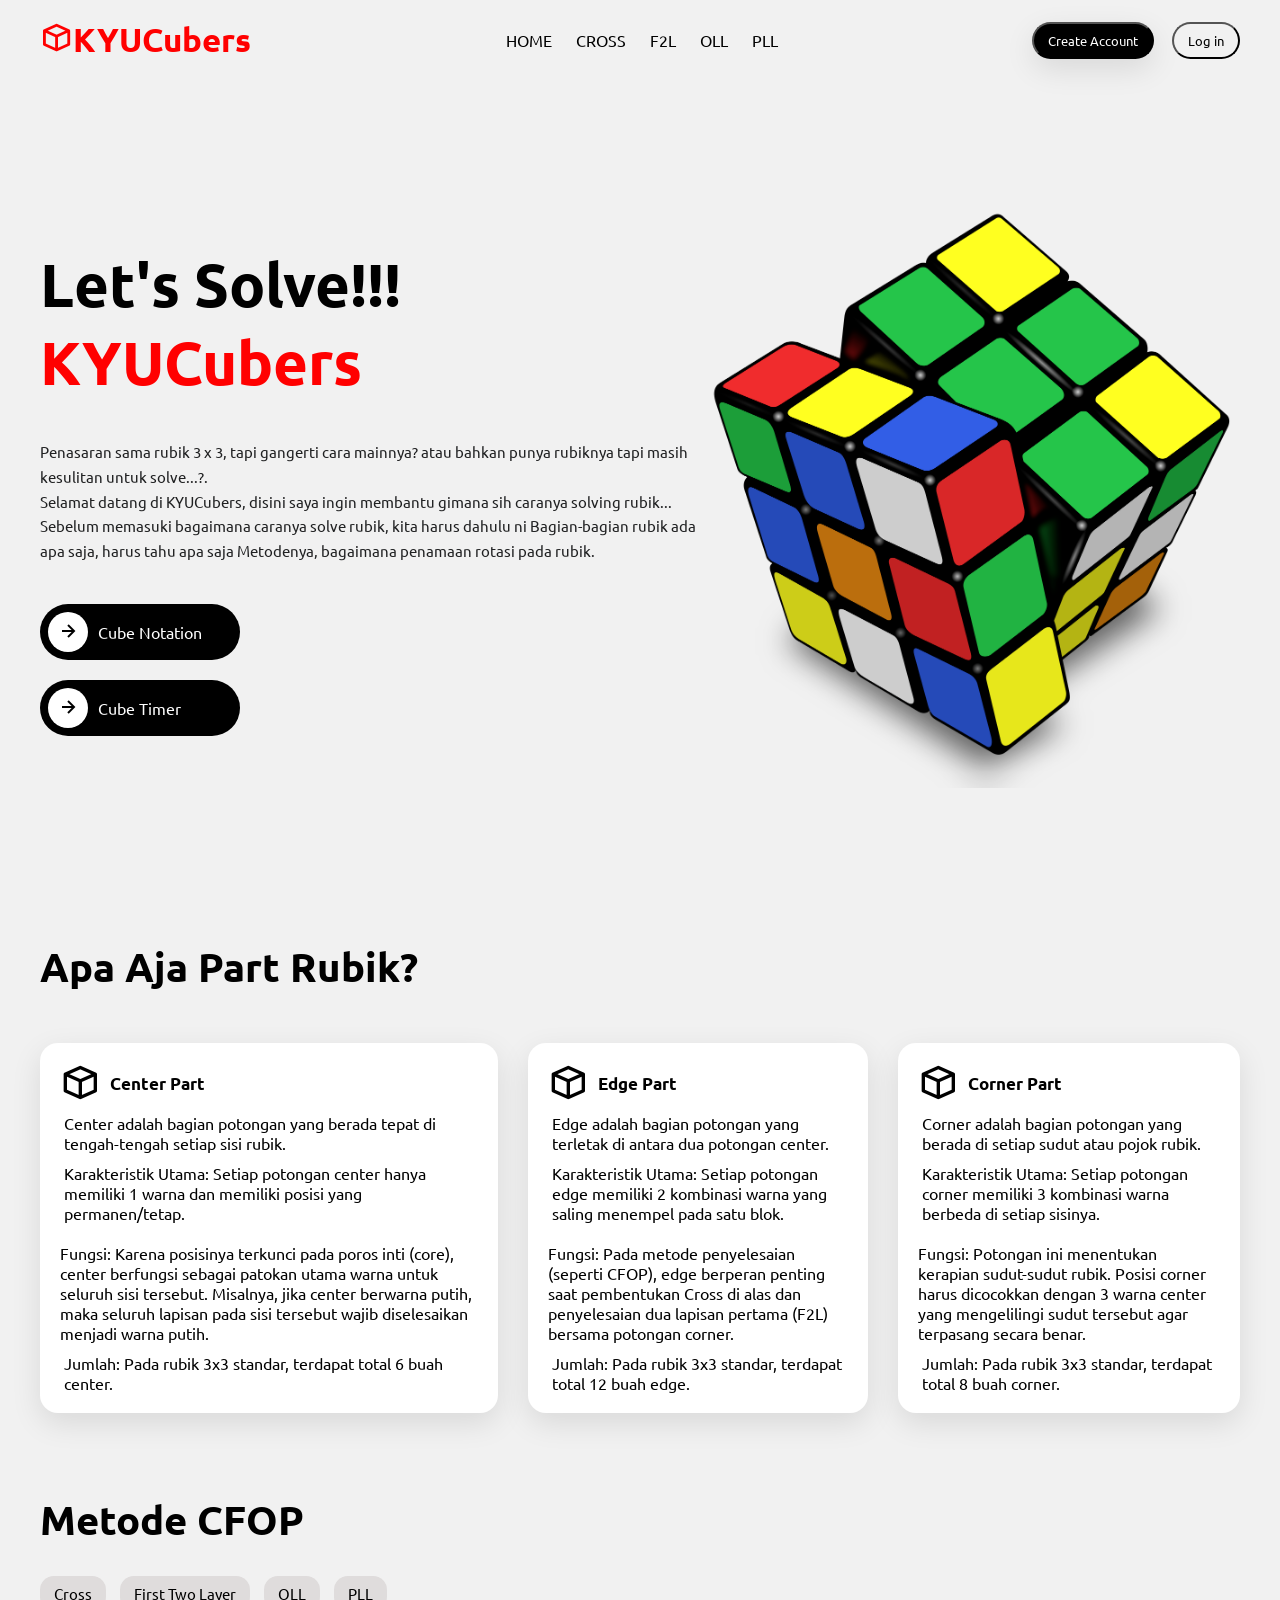
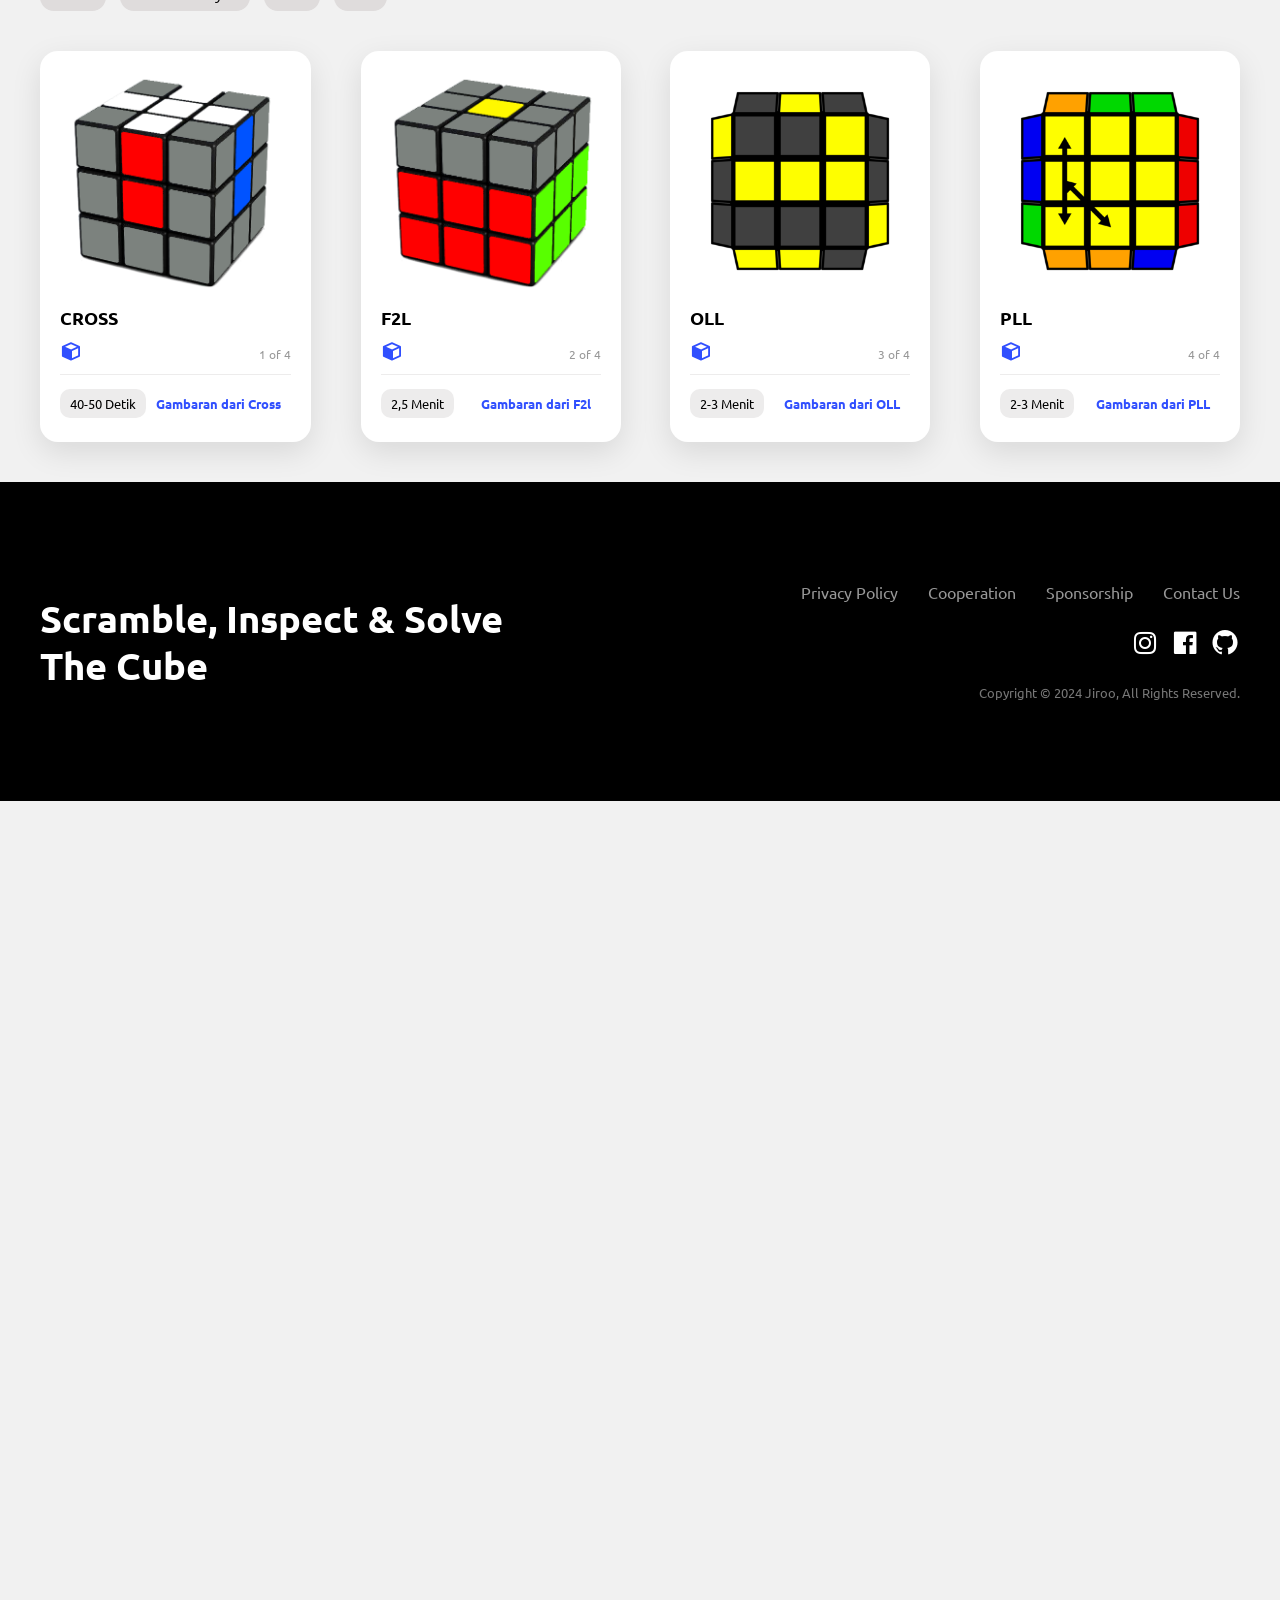
<file: index.html>
<!DOCTYPE html>
<html lang="id">
<head>
    <meta charset="UTF-8">
    <!-- Mengalihkan otomatis ke dalam folder JirooFrontEnd dalam 0 detik -->
    <meta http-equiv="refresh" content="0; url=./JirooFrontEnd/index.html">
    <link rel="shortcut icon" href="./JirooFrontEnd/ASSETS/rubik_cube_PNG18.png" type="image/png">
    <title>Redirecting to KYUCubers...</title>
</head>
<body>
    <p>Jika halaman tidak berpindah otomatis, <a href="./JirooFrontEnd/index.html">klik di sini</a>.</p>
</body>
</html>
</file>
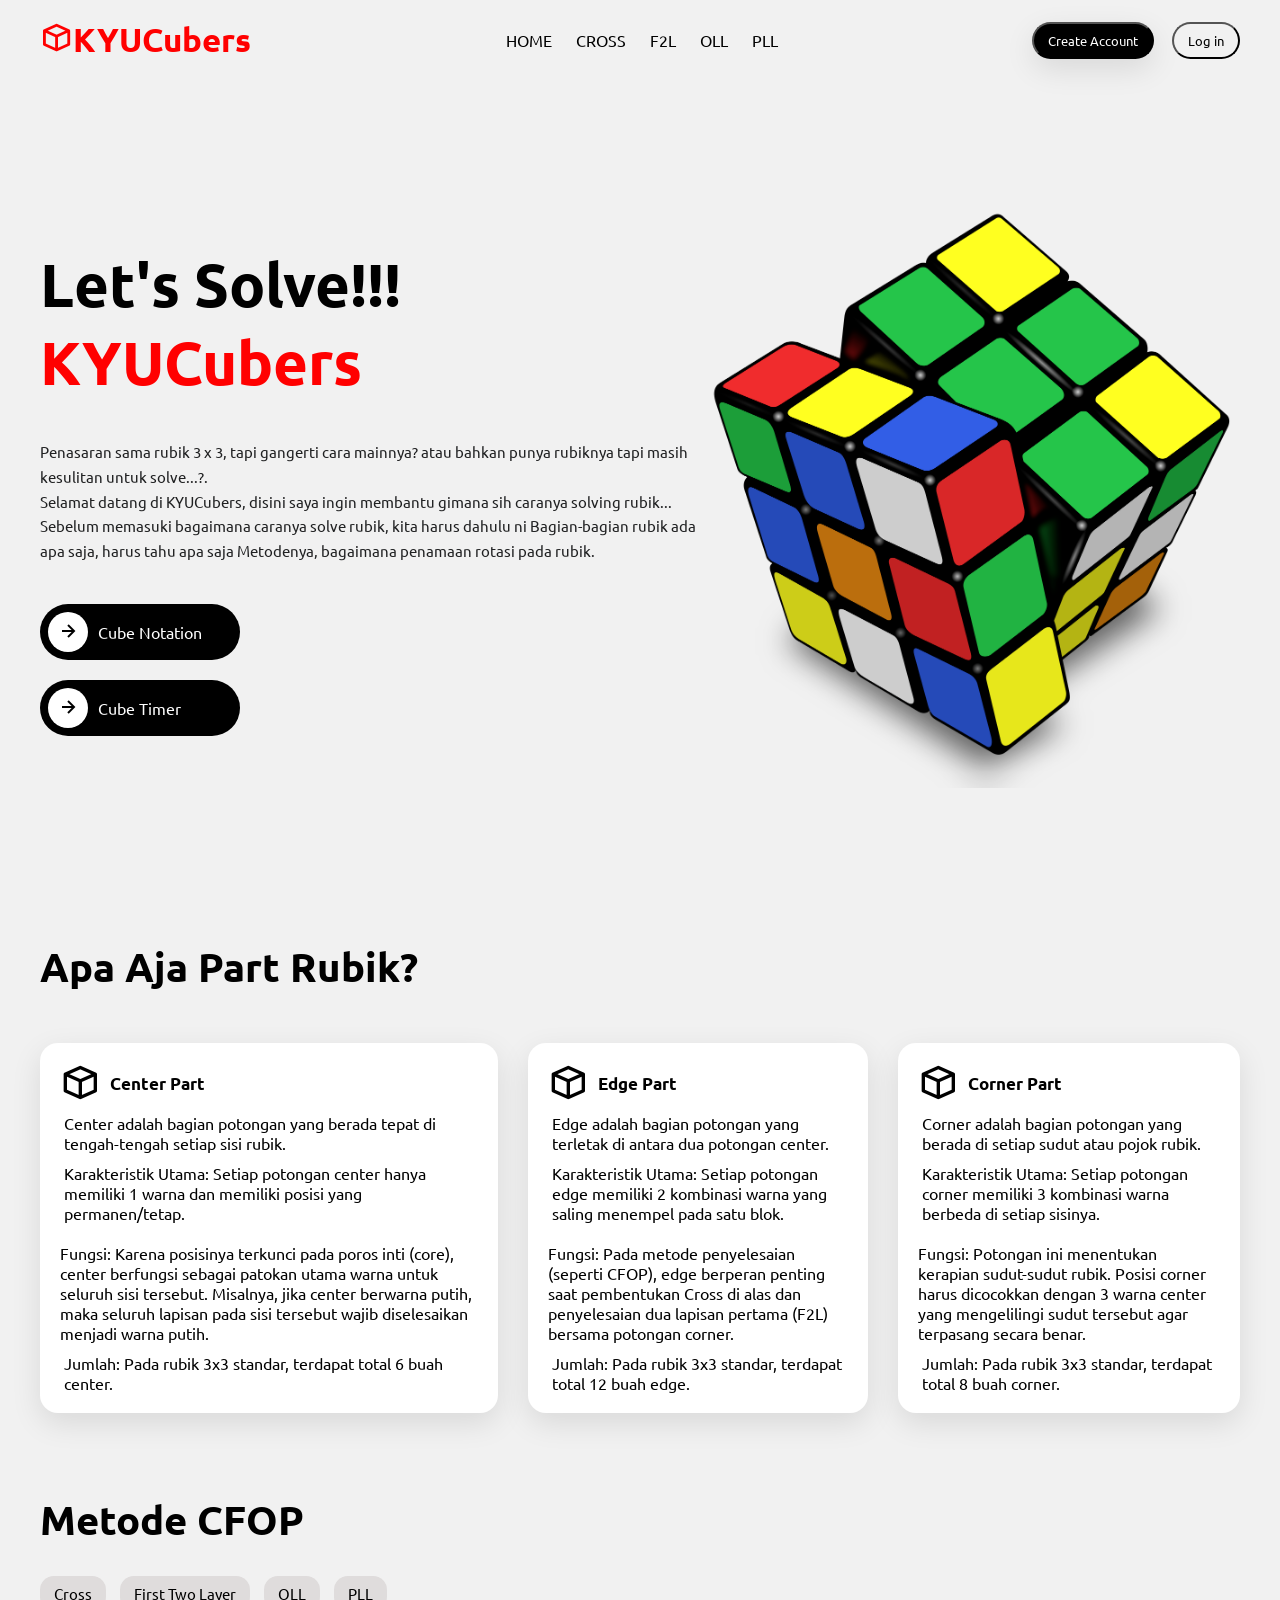
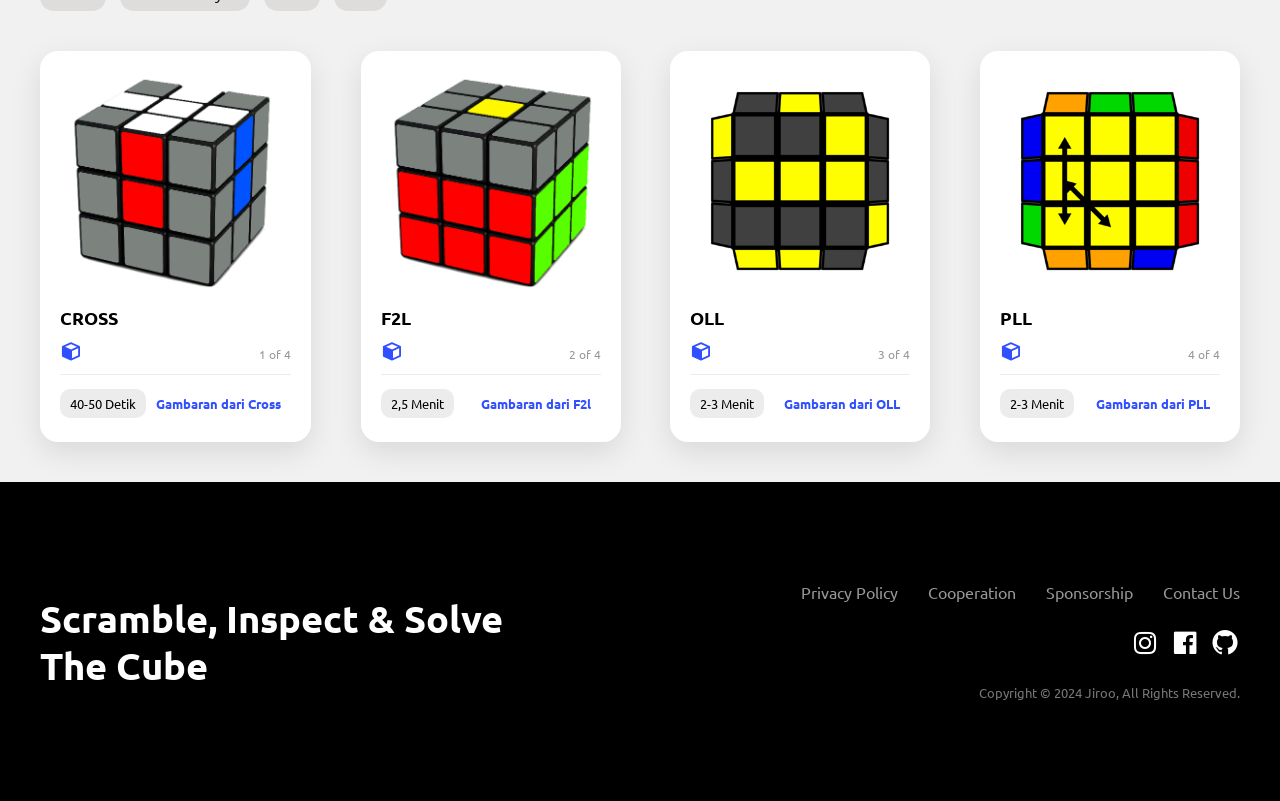
<file: JirooFrontEnd/index.html>
<!DOCTYPE html>
<html lang="en">
<head>
    <meta charset="UTF-8">
    <meta http-equiv="X-UA-Compatible" content="ie=edge">
    <meta name="viewport" content="width=device-width, initial-scale=1.0">
    <link href='https://unpkg.com/boxicons@2.1.4/css/boxicons.min.css' rel='stylesheet'>
    <link rel="stylesheet" href="style.css">
    <link rel="shortcut icon" href="ASSETS/rubik_cube_PNG18.png" type="image/png">
    <title>9Cubers</title>
</head>
<body>
    
    <nav>
        <a href="index.html" class="logo"><i class='bx bx-cube'></i>KYUCubers</a>
        <div class="links">
            <a href="index.html">HOME</a>
            <a href="cross.html">CROSS</a>
            <a href="f2l.html">F2L</a>
            <a href="oll.html">OLL</a>  
            <a href="pll.html">PLL</a>
        </div>
        <div class="login">
            <button class="signup">Create Account</button>
            <button class="login"> Log in</button>
        </div>
    </nav>

    <header>
        <div class="left">
            <h1>Let's Solve!!! <span>KYUCubers</span></h1>
            <p>Penasaran sama rubik 3 x 3, tapi gangerti cara mainnya? atau bahkan punya rubiknya tapi masih kesulitan untuk solve...?.
                <br>Selamat datang di KYUCubers, disini saya ingin membantu gimana sih caranya solving rubik...
                <br>Sebelum memasuki bagaimana caranya solve rubik, kita harus dahulu ni Bagian-bagian rubik ada apa saja, harus tahu apa saja Metodenya, bagaimana penamaan rotasi pada rubik.
            </p>
            <a href="notation.html">
                <i class='bx bx-right-arrow-alt'></i>
                <span>Cube Notation</span>
            </a>
            <a href="timer.html">
                <i class='bx bx-right-arrow-alt'></i>
                <span>Cube Timer</span>
            </a>
        </div>
        <img src="ASSETS/rubik_cube_PNG18.png">

    </header>

    <h2 class="separator">
        Apa Aja Part Rubik?
    </h2>

    <div class="part-cube">
        <div class="item">
            <div class="header">
                <i class='bx bx-cube'></i>
                <h5>Center Part</h5>
            </div>
                <p>Center adalah bagian potongan yang berada tepat di tengah-tengah setiap sisi rubik.</p>
                <p>Karakteristik Utama: Setiap potongan center hanya memiliki 1 warna dan memiliki posisi yang permanen/tetap.</p>
                <br>Fungsi: Karena posisinya terkunci pada poros inti (core), center berfungsi sebagai patokan utama warna untuk seluruh sisi tersebut. Misalnya, jika center berwarna putih, maka seluruh lapisan pada sisi tersebut wajib diselesaikan menjadi warna putih.
                <p>Jumlah: Pada rubik 3x3 standar, terdapat total 6 buah center. </p>
        </div>
        <div class="item">
            <div class="header">
                <i class='bx bx-cube'></i>
                <h5>Edge Part</h5>
            </div>
                <p>Edge adalah bagian potongan yang terletak di antara dua potongan center.</p>
                <p>Karakteristik Utama: Setiap potongan edge memiliki 2 kombinasi warna yang saling menempel pada satu blok.</p>
                <br>Fungsi: Pada metode penyelesaian (seperti CFOP), edge berperan penting saat pembentukan Cross di alas dan penyelesaian dua lapisan pertama (F2L) bersama potongan corner.
                <p>Jumlah: Pada rubik 3x3 standar, terdapat total 12 buah edge. </p>
        </div>
        <div class="item">
            <div class="header">
                <i class='bx bx-cube'> </i>
                <h5>Corner Part</h5>
            </div>
                <p>Corner adalah bagian potongan yang berada di setiap sudut atau pojok rubik.</p>
                <p>Karakteristik Utama: Setiap potongan corner memiliki 3 kombinasi warna berbeda di setiap sisinya.</p>
                <br>Fungsi: Potongan ini menentukan kerapian sudut-sudut rubik. Posisi corner harus dicocokkan dengan 3 warna center yang mengelilingi sudut tersebut agar terpasang secara benar.
                <p>Jumlah: Pada rubik 3x3 standar, terdapat total 8 buah corner.</p>
        </div>
    </div>

    <h2 class="separator">
        Metode CFOP
    </h2>

    <div class="bagian-gambar">
        <div class="kategori">
            <a href="cross.html">Cross</a>
            <a href="f2l.html">First Two Layer</a>
            <a href="oll.html">OLL</a>
            <a href="pll.html">PLL</a>
        </div>
    
    <div class="metode">
        <div class="item">
            <img src="ASSETS/rubiks+cube+cross+done.webp">
            <div class="info">
                <div>
                    <h5>CROSS</h5>
                    <div class="btc">
                        <i class='bx bxs-cube'></i>
                    </div>
                </div>
                <p>1 of 4</p>
            </div>

                <div class="bid">
                    <p>40-50 Detik</p>
                    <a href="#">Gambaran dari Cross</a>
                </div>
            </div>

            <div class="item">
                <img src="ASSETS/rubiks+cube+two+layers+done.webp">
                <div class="info">
                    <div>
                        <h5>F2L</h5>
                        <div class="btc">
                            <i class='bx bxs-cube'></i>
                        </div>
                    </div>
                    <p>2 of 4</p>
                </div>
                <div class="bid">
                    <p>2,5 Menit</p>
                    <a href="#">Gambaran dari F2l</a>
                </div>
            </div>

            <div class="item">
                <img src="ASSETS/image_OLL_16.png">
                <div class="info">
                    <div>
                        <h5>OLL</h5>
                        <div class="btc">
                            <i class='bx bxs-cube'></i>
                        </div>
                    </div>
                    <p>3 of 4</p>
                </div>
                <div class="bid">
                    <p>2-3 Menit</p>
                    <a href="#">Gambaran dari OLL</a>
                </div>
            </div>

            <div class="item">
                <img src="ASSETS/R.png">
                <div class="info">
                    <div>
                        <h5>PLL</h5>
                        <div class="btc">
                            <i class='bx bxs-cube'></i>
                        </div>
                    </div>
                    <p>4 of 4</p>
                </div>
                <div class="bid">
                    <p>2-3 Menit</p>
                    <a href="#">Gambaran dari PLL</a>
                </div>
            </div>
        </div>
    </div>

    <footer>
        <h3>Scramble, Inspect & Solve The Cube</h3>
        <div class="right">
            <div class="links">
                <a href="#">Privacy Policy</a>
                <a href="#">Cooperation</a>
                <a href="#">Sponsorship</a>
                <a href="#">Contact Us</a>
            </div>
            <div class="social">
                <i class='bx bxl-instagram'></i>
                <i class='bx bxl-facebook-square'></i>
                <i class='bx bxl-github'></i>
            </div>
            <p>Copyright © 2024 Jiroo, All Rights Reserved.</p>
        </div>
    </footer>


</body>
</html>
</file>
<file: JirooFrontEnd/style.css>
@import url('https://fonts.googleapis.com/css2?family=Ubuntu:ital,wght@0,300;0,400;0,500;0,700;1,400&display=swap');

*{
    margin: 0;
    padding: 0;
    box-sizing: border-box;
    font-family: 'Ubuntu', sans-serif;
}

a{
    text-decoration: none;
    color: #000;
}

img{
    object-fit: cover;
}

body{
    background-color: #f1f1f1;
}

nav{
    padding: 0 80px;
    position: relative; /* Wajib ada agar z-index berfungsi */
    z-index: 100; /* Menempatkan nav di atas elemen lain */
    display: flex;
    align-items: center;
    justify-content: space-between;
    height: 80px;
}

nav .links a {
    position: relative;
    padding-bottom: 4px; /* Memberi sedikit jarak antara teks dan garis */
    transition: color 0.3s ease;
}

/* Membuat garis hitam di bawah teks (kondisi awal: lebar 0 / tersembunyi) */
nav .links a::after {
    content: '';
    position: absolute;
    bottom: 0;
    left: 0;
    width: 0%;
    height: 2px; /* Ketebalan garis (sesuaikan jika mau lebih tipis/tebal) */
    background-color: #000000; /* Warna bar hitam */
    transition: width 0.3s ease; /* Animasi garis memanjang yang halus */
}

/* Efek saat kursor menyentuh link (hover) */
nav .links a:hover::after {
    width: 100%; /* Garis muncul penuh selebar teks */
}

nav a.logo{
    font-size: 33px;
    color: red;
    font-weight: 600;
}

nav .links a:not(:last-child){
    margin-right: 20px;
}

nav .login button{
    padding: 8px 14px;
    border-radius: 60px; /*Guna untuk membuat tombol berbentuk bulat*/
    cursor: pointer;
    background-color: transparent;
}

nav .login button.signup{
    background-color: #000;
    color: #fff;
    margin-right: 14px;
    box-shadow: 0 10px 30px rgba(0, 0, 0, 0.1);
    transition: all 0.3s ease;
}

header{
    padding: 0 80px;
    height: calc(100vh - 80px);
    display: flex;
    align-items: center;
    justify-content: space-between;
}

header .left{
    width: 700px;
}

header .left h1{
    font-size: 80px;
}

header .left h1 span{
    color: red;
}

header .left p{
    margin: 40px 0;
    line-height: 1.65;
    font-size: 15px;
    color: #202122;
}

header .left a{
    display: flex;
    margin-top: 20px;
    align-items: center;
    background: #000;
    width: 200px;
    padding: 8px;
    border-radius: 60px;
}

header .left a i{
    background-color: #fff;
    font-size: 24px;
    border-radius: 50%;
    padding: 8px;
}

header .left a span{
    color: #fff;
    margin-left: 10px;
}

header img{
    width: 500px;
}

h2.separator{
    padding: 0 80px;
    font-size: 40px;
    margin-top: 40px;
}

.part-cube{
    padding: 0 80px;
    margin: 50px 0 80px;
    display: flex;
    justify-content: space-between;
    gap: 30px;
}

.part-cube .item,
.bagian-gambar .metode .item{
    padding: 20px;
    background: #fff;
    border-radius: 18px;
    box-shadow: 0 10px 30px rgba(0, 0, 0, 0.1);
    transition: all 0.3s ease;
}

.part-cube .item:hover,
.bagian-gambar .metode .item:hover,
.sellers .item:hover{
    box-shadow: none;
}

.part-cube .item .header{
    display: flex;
    align-items: center;
    gap: 10px;
}

.part-cube .item .header i{
    font-size: 40px;
}

.part-cube .item .header h5{
    font-size: 17px;
}

.part-cube .item p{
    margin-top: 10px;
    padding: 0 4px;
}

.bagian-gambar{
    padding: 0 80px;
    margin-top: 30px;
}

.bagian-gambar .kategori{
    display: flex;
    gap: 14px;
}

.bagian-gambar .kategori a{
    background-color: #dfdcdc;
    padding: 8px 14px;
    font-size: 15px;
    border-radius: 14px;
    transition: all 0.3s ease;
}

.bagian-gambar .kategori a:hover{
    color: #fff;
    background-color: #0f2182;
}

.bagian-gambar .metode{
    padding: 40px 0;
    display: flex;
    justify-content: space-between;
    gap: 20px;
}

image .item{
    width:1px ;
}

.bagian-gambar .metode .item img{
    width: 250px;
    height: 280px;
    border-radius: 18px;
}

.bagian-gambar .metode .item .info{
    display: flex;
    align-items: flex-end;
    justify-content: space-between;
    padding: 12px 0;
    border-bottom: 1px solid #edecec;
}

.bagian-gambar .metode .item .info h5{
    font-size: 18px;
}

.bagian-gambar .metode .item .info .btc{
    margin-top: 10px;
    display: flex;
    align-items: center;
    gap: 5px;
}

.bagian-gambar .metode .item .btc i{
    font-size: 22px;
    color: #304ffe;
}

.bagian-gambar .metode .item .btc p{
    font-size: 12px;
    color: #304ffe;
}

.bagian-gambar .metode .item .info > p{
    font-size: 12px;
    color: #989898;
}

.bagian-gambar .metode .item .bid{
    padding: 14px 0 4px;
    display: flex;
    align-items: center;
    justify-content: space-between;
}

.bagian-gambar .metode .item .bid p,
.bagian-gambar .metode .item .bid a{
    background-color: #edecec;
    padding: 6px 10px;
    font-size: 13px;
    border-radius: 10px;
}

.bagian-gambar .metode .item .bid a{
    color: #304ffe;
    background: transparent;
    font-weight: bold;
    transition: all 0.3s ease;
}

.bagian-gambar .metode .item .bid a:hover{
    color: #fff;
    background-color: #000;
}

footer{
    background-color: #000;
    color: #fff;
    padding: 100px 80px;
    display: flex;
    align-items: center;
    justify-content: space-between;
}

footer h3{
    font-size: 48px;
}

footer .right{
    width: 80%;
    display: flex;
    flex-direction: column;
    align-items: flex-end;
    gap: 26px;
}

footer .right .links{
    display: flex;
    gap: 30px;
}

footer .right .links a{
    color: #989898;
    transition: color 0.3s ease;
}

footer .right .links a:hover{
    color: #fff;
}

footer .right .social{
    display: flex;
    align-items: center;
    gap: 10px;
}

footer .right .social i{
    font-size: 30px;
    cursor: pointer;
    transition: color 0.3s ease;
}

footer .right .social i:hover{
    color: #304ffe;
}

footer .right p{
    font-size: 13px;
    color: #777;
}

@media screen and (max-width: 1400px) {
    
    nav,
    header,
    h2.separator,
    .part-cube,
    .bagian-gambar,
    .sellers{
        padding: 0 40px;
    }

    header .left h1{
        font-size: 60px;
    }

    header img{
        width: 540px;
    }

    .bagian-gambar .metode .item img{
        width: 220px;
        height: 220px;
    }

    footer{
        padding: 100px 40px;
    }

    footer h3{
        font-size: 38px;
    }

}

@media screen and (max-width: 1200px) {
    
    header .left h1{
        font-size: 48px;
    }

    header img{
        width: 480px;
    }

    h2.separator{
        font-size: 34px;
    }

    .part-cube .item .header i{
        font-size: 36px;
    }

    .part-cube .item .header h5{
        font-size: 15px;
    }

    .part-cube .item p{
        font-size: 13px;
    }

    .bagian-gambar .metode{
        flex-wrap: wrap;
        row-gap: 30px;
    }

    .bagian-gambar .metode .item{
        width: 48%;
    }

    .bagian-gambar .metode .item img{
        width: 100%;
        height: auto;
    }

    .sellers{
        flex-wrap: wrap;
    }

    .sellers .item{
        width: 48%;
    }

    footer .links a{
        font-size: 15px;
    }

}

@media screen and (max-width: 992px) {
    
    nav a.logo{
        font-size: 28px;
    }

    nav .links a{
        font-size: 14px;
    }

    header{
        flex-direction: column-reverse;
        height: auto;
        margin-bottom: 60px;
    }

    header .left{
        width: 100%;
    }

    header img{
        width: 100%;
    }

    .part-cube{
        flex-wrap: wrap;
        gap: 20px;
    }

    .part-cube .item{
        width: 48%;
    }

    .sellers{
        gap: 20px;
    }

    footer{
        flex-direction: column;
        padding: 60px 40px;
    }

    footer h3{
        margin-bottom: 40px;
        font-size: 32px;
    }

    footer .right{
        width: 100%;
        align-items: center;
    }

}

@media screen and (max-width: 768px) {

    nav {
        padding: 0px 20px;
        height: auto; /* Membiarkan tinggi nav menyesuaikan isinya */
        flex-direction: column; /* Mengubah alur utama dari atas ke bawah */
        align-items: center; /* Ratakan semua elemen di tengah */
        gap: 12px; /* Jarak antar bagian (Logo -> Links -> Buttons) */
    }
    
    header,
    h2.separator,
    .part-cube,
    .bagian-gambar,
    .pembeli /* kalau ada pembeli*/{
        padding: 0 20px;
    }

    nav a.logo{
        font-size: 22px;
    }

    nav .links a{
        font-size: 12px;
        margin-right: 0;
    }

    nav .login button{
        font-size: 12px;
        margin-top: 8px;
        padding: 6px 16px;
        width: 100%; /* Membuat tombol selebar container supaya tampilannya simetris */
        max-width: 200px;
        text-align: center;
    } 

    header .left h1{
        font-size: 36px;
    }

    header .left p{
        font-size: 14px;
    }

    header .left a{
        padding: 6px;
        width: 160px;
        font-size: 14px;
    }

    header .left a i{
        padding: 6px;
    }

    h2.separator{
        font-size: 30px;
    }

    footer{
        padding: 40px 20px;
    }

}

@media screen and (max-width: 576px) {
    
    header .left h1{
        font-size: 30px;
    }

    .part-cube .item{
        width: 100%;
    }

    .bagian-gambar .metode .item,
    .sellers .item{
        width: 47%;
    }

    .bagian-gambar .kategori a{
        font-size: 13px;
    }

}
</file>
